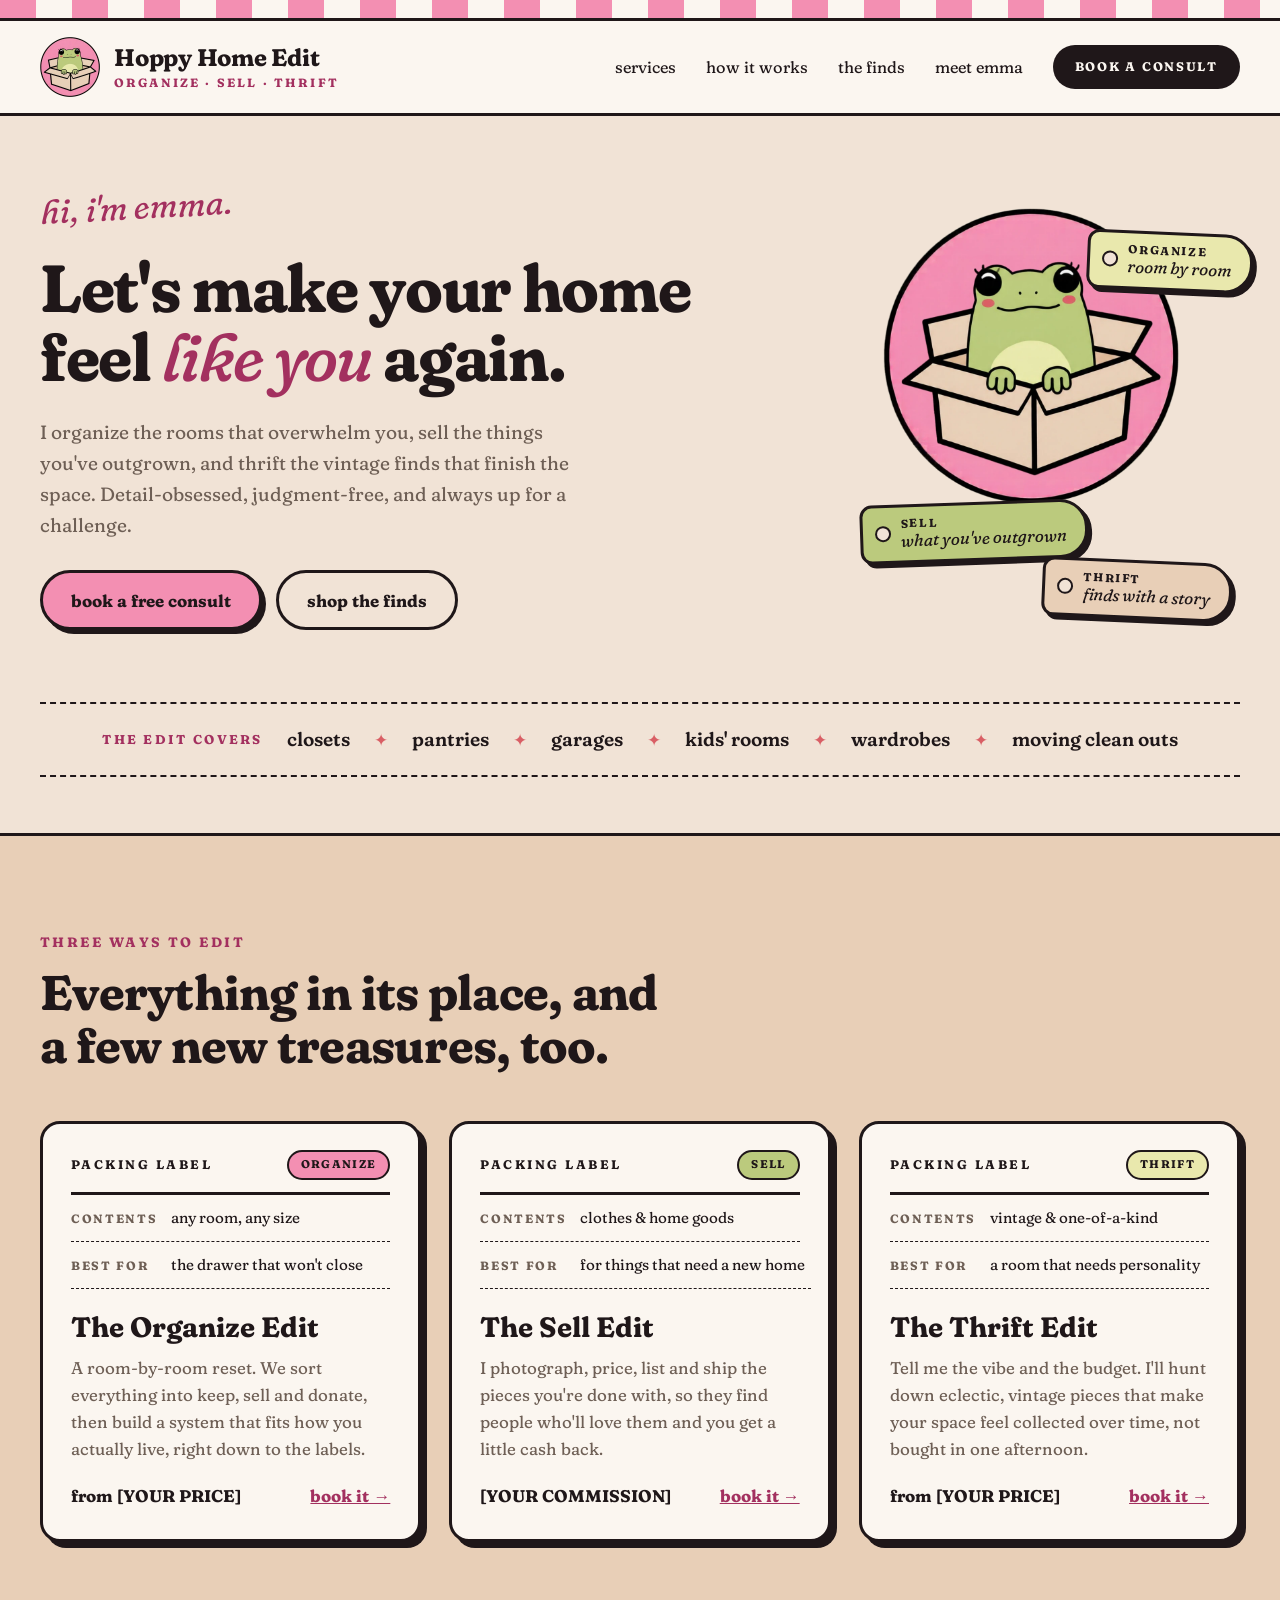
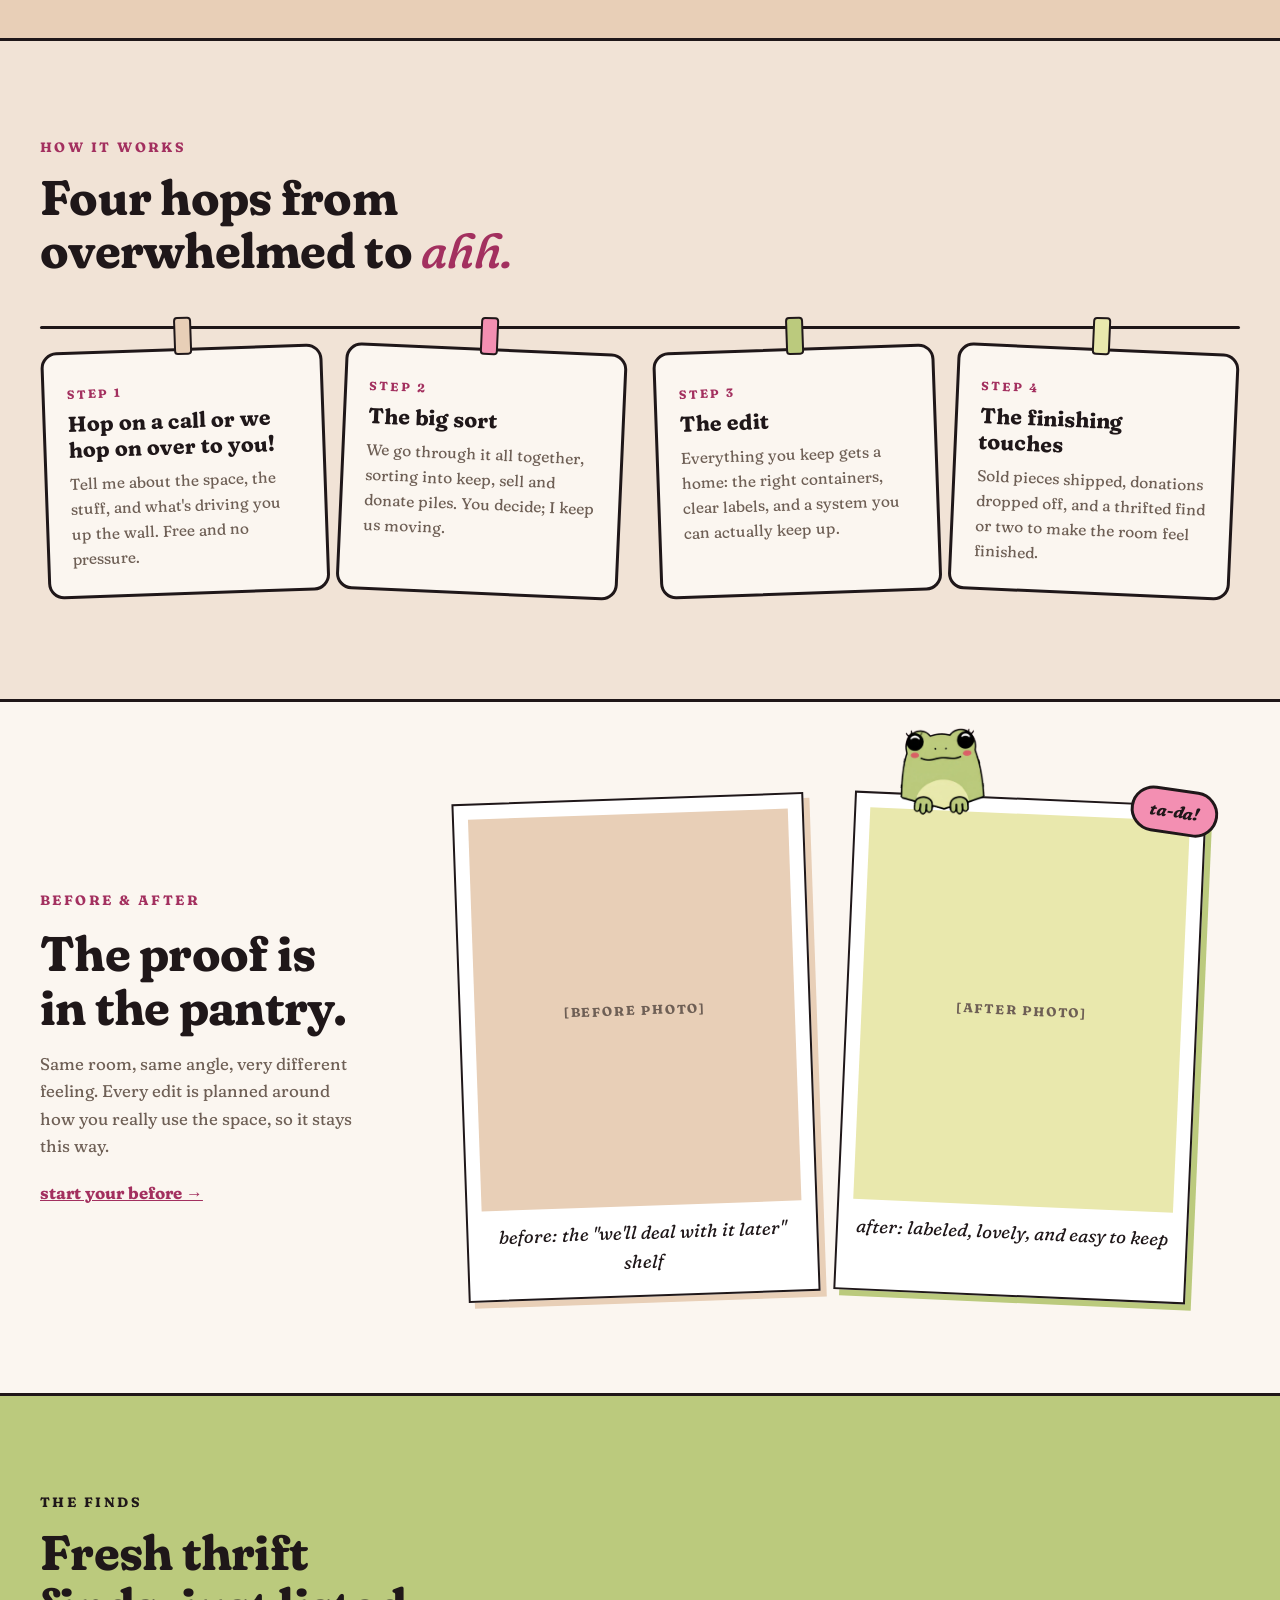
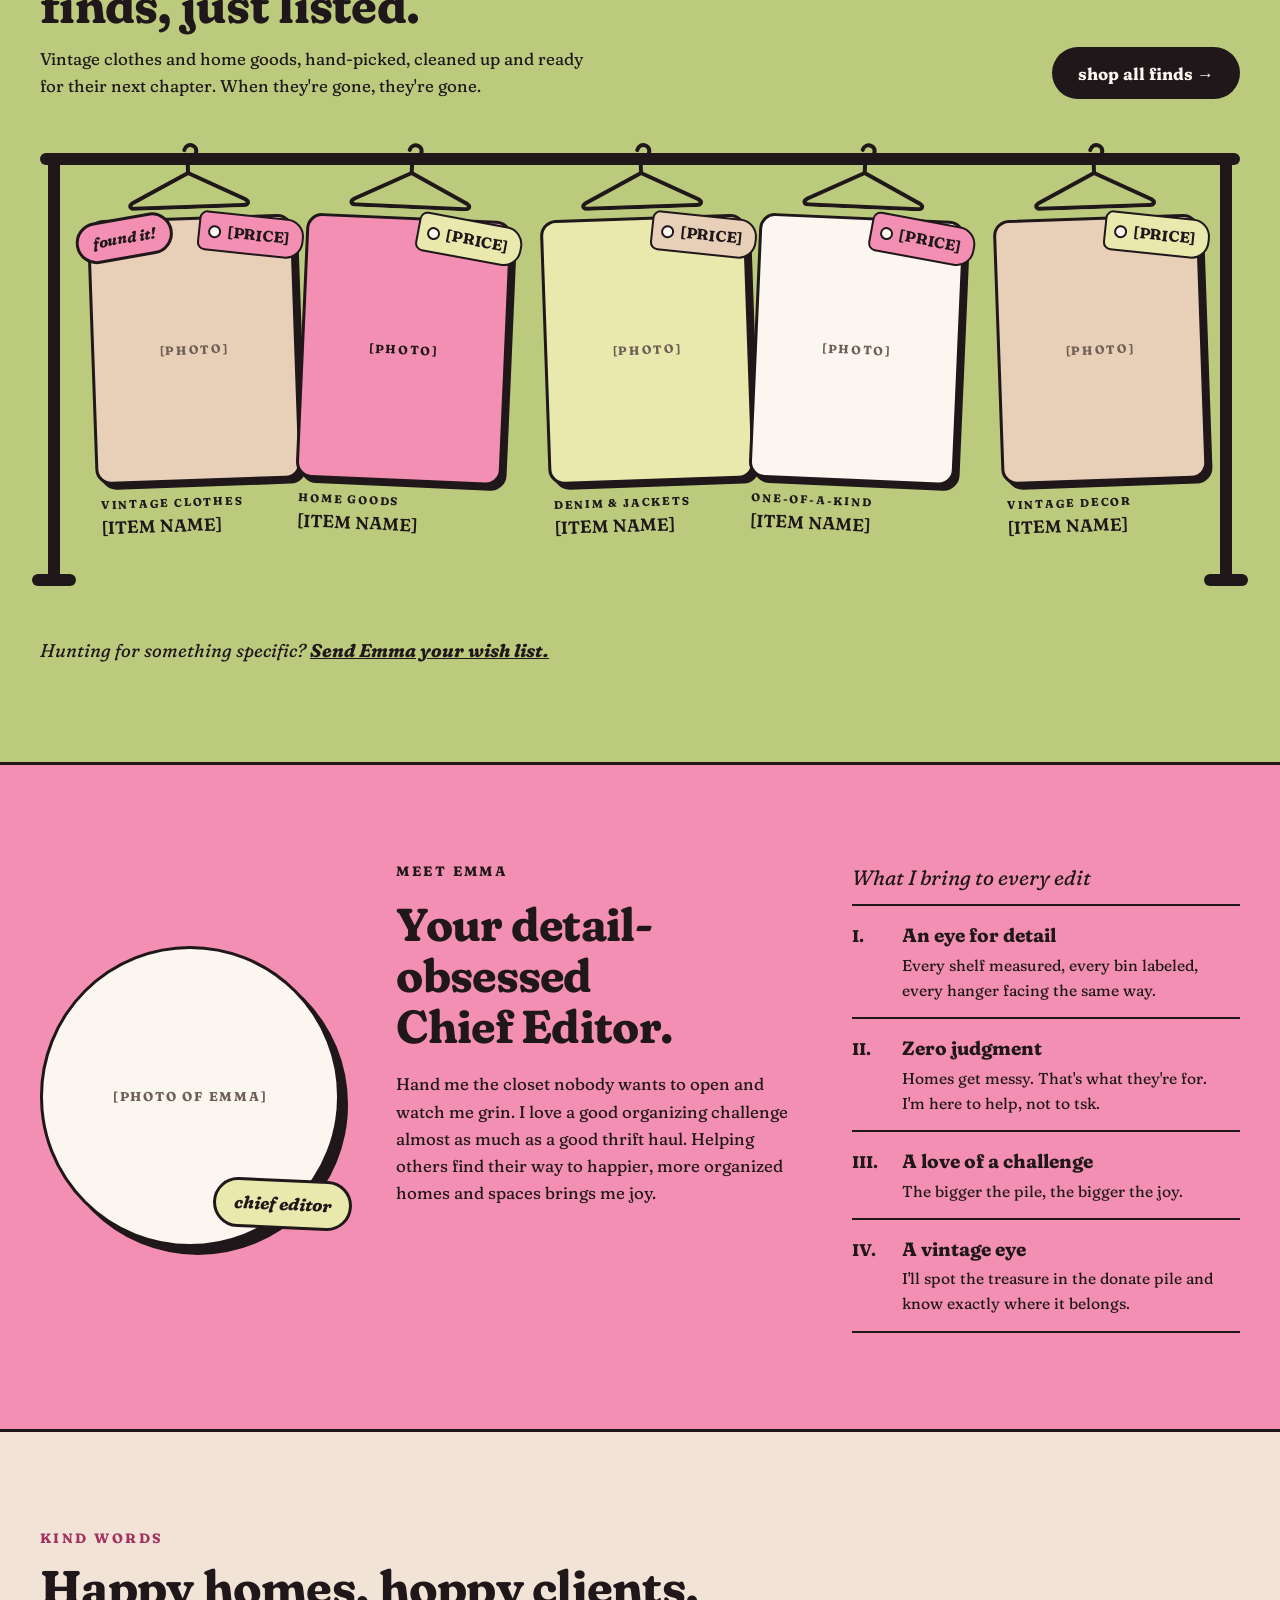
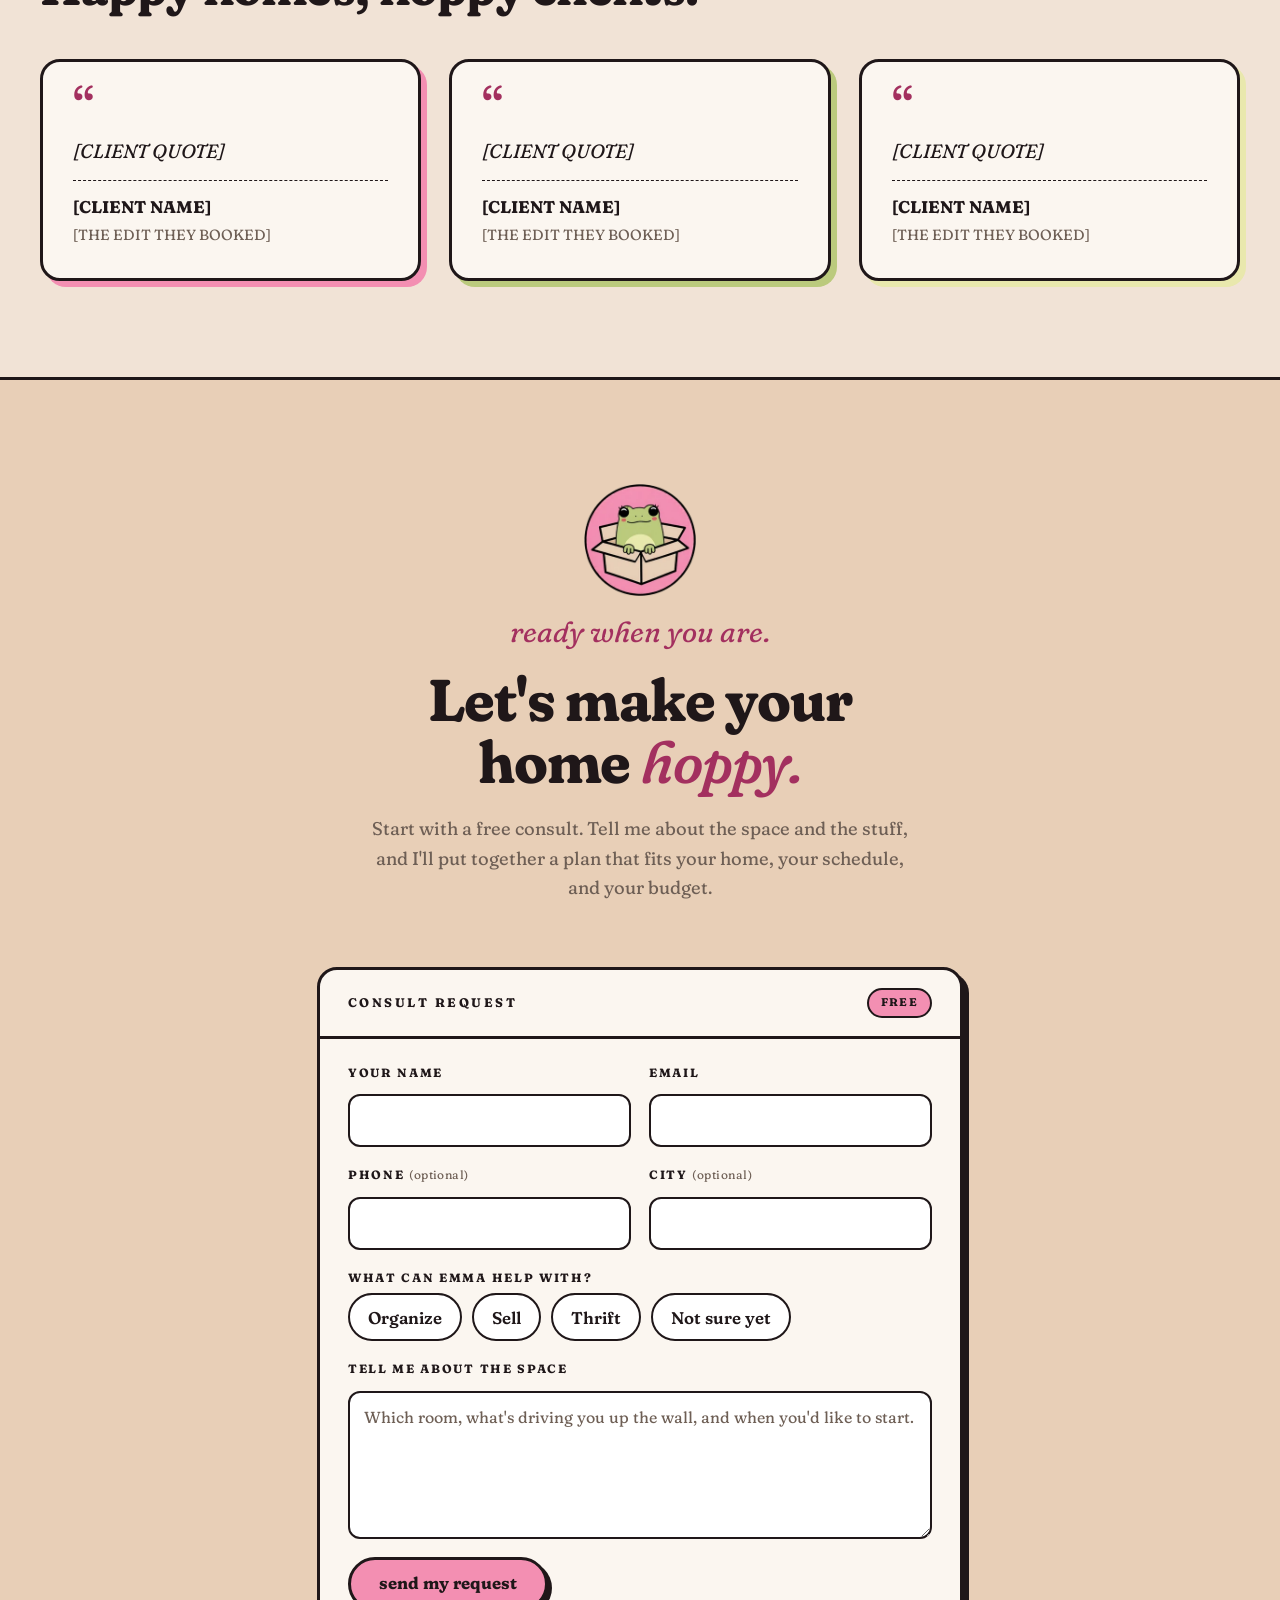
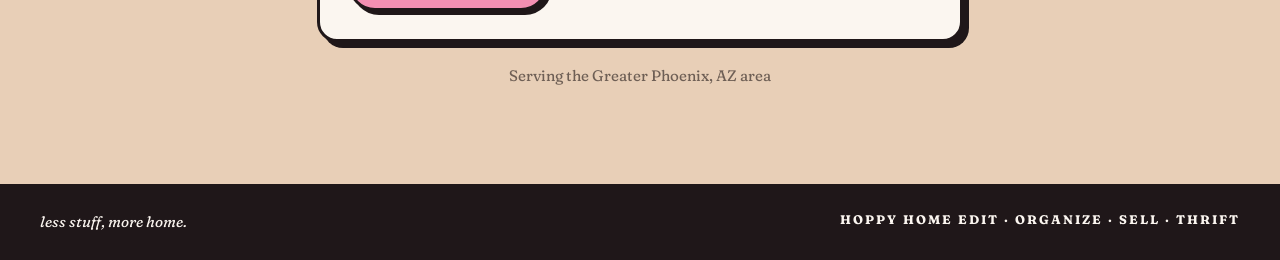
<file: index.html>
<!doctype html>
<html lang="en">
<head>
<meta charset="utf-8">
<meta name="viewport" content="width=device-width, initial-scale=1">
<title>Hoppy Home Edit · Organize, sell & thrift in Greater Phoenix</title>
<meta name="description" content="Emma organizes the rooms that overwhelm you, sells what you've outgrown, and thrifts vintage finds that make your home feel like you. Serving the Greater Phoenix, AZ area.">
<meta name="theme-color" content="#F38FB2">
<link rel="icon" type="image/png" href="/assets/favicon.png">
<link rel="apple-touch-icon" href="/assets/apple-touch-icon.png">
<meta property="og:type" content="website">
<meta property="og:title" content="Hoppy Home Edit">
<meta property="og:description" content="Organize · Sell · Thrift. Less stuff, more home.">
<meta property="og:image" content="/assets/og-image.png">
<meta name="twitter:card" content="summary_large_image">
<link rel="preconnect" href="https://fonts.googleapis.com">
<link rel="stylesheet" href="https://fonts.googleapis.com/css2?family=Fraunces:ital,opsz,wght,SOFT,WONK@0,9..144,300..900,0..100,0..1;1,9..144,300..900,0..100,0..1&amp;display=swap">
<style>
body{margin:0;background:#F1E3D6}
body *{font-variation-settings:"SOFT" 100}
a{color:#A3305F}a:hover{color:#1F1719}
</style>
<link rel="stylesheet" href="/site.css">
</head>
<body>
<div style="font-family: 'Fraunces', Georgia, serif; color: #1F1719; background: #F1E3D6; line-height: 1.6; font-size: 1.06rem">

<!-- AWNING -->
<div aria-hidden="true" style="height: 18px; background: repeating-linear-gradient(90deg, #F38FB2 0 36px, #FBF6F0 36px 72px); border-bottom: 3px solid #1F1719"></div>

<!-- SHOP SIGN / NAV -->
<header style="background: #FBF6F0; border-bottom: 3px solid #1F1719">
<div style="max-width: 1200px; margin: 0 auto; padding: 16px 24px; display: flex; flex-wrap: wrap; align-items: center; justify-content: space-between; gap: 16px">
<a href="#top" style="display: flex; align-items: center; gap: 14px; text-decoration: none; color: #1F1719">
<img src="/assets/logo-small.webp" alt="" style="width: 60px; height: 60px">
<span style="display: flex; flex-direction: column; line-height: 1.1; gap: 4px"><span style="font-size: 1.5rem; font-weight: 700; letter-spacing: -0.01em">Hoppy Home Edit</span><span style="font-size: 0.75rem; font-weight: 700; letter-spacing: 0.18em; color: #A3305F">ORGANIZE · SELL · THRIFT</span></span>
</a>
<nav aria-label="Main" style="display: flex; flex-wrap: wrap; align-items: center; gap: 4px 30px; font-size: 1.02rem">
<a href="#services" style="color: #1F1719; text-decoration: none; padding: 10px 0">services</a>
<a href="#how" style="color: #1F1719; text-decoration: none; padding: 10px 0">how it works</a>
<a href="#finds" style="color: #1F1719; text-decoration: none; padding: 10px 0">the finds</a>
<a href="#about" style="color: #1F1719; text-decoration: none; padding: 10px 0">meet emma</a>
<a href="#book" style="display: inline-flex; align-items: center; min-height: 44px; padding: 0 22px; border-radius: 999px; background: #1F1719; color: #FBF6F0; text-decoration: none; font-size: 0.78rem; font-weight: 700; letter-spacing: 0.14em">BOOK A CONSULT</a>
</nav>
</div>
</header>

<!-- HERO -->
<section id="top" style="max-width: 1200px; margin: 0 auto; padding: 80px 24px 72px; display: flex; flex-wrap: wrap; align-items: center; gap: 56px">
<div style="flex: 999 1 500px; min-width: 0; display: flex; flex-direction: column; gap: 24px">
<p style="margin: 0; font-style: italic; font-size: 2.1rem; line-height: 1; color: #A3305F; transform: rotate(-3deg); transform-origin: left">hi, i'm emma.</p>
<h1 style="margin: 0; font-weight: 700; font-size: clamp(2.5rem, 5.2vw, 4.3rem); line-height: 1.05; letter-spacing: -0.02em; text-wrap: balance; font-variation-settings: 'SOFT' 100, 'WONK' 1">Let's make your home feel <em style="font-style: italic; font-weight: 500; color: #A3305F">like you</em> again.</h1>
<p style="margin: 0; max-width: 34rem; font-size: 1.2rem; color: #6E5F55">I organize the rooms that overwhelm you, sell the things you've outgrown, and thrift the vintage finds that finish the space. Detail-obsessed, judgment-free, and always up for a challenge.</p>
<div style="display: flex; flex-wrap: wrap; gap: 14px; padding-top: 6px">
<a href="#book" style="display: inline-flex; align-items: center; min-height: 54px; padding: 0 28px; border-radius: 999px; background: #F38FB2; color: #1F1719; border: 3px solid #1F1719; box-shadow: 4px 4px 0 #1F1719; text-decoration: none; font-weight: 700">book a free consult</a>
<a href="#finds" style="display: inline-flex; align-items: center; min-height: 54px; padding: 0 28px; border-radius: 999px; border: 3px solid #1F1719; color: #1F1719; text-decoration: none; font-weight: 700">shop the finds</a>
</div>
</div>

<!-- Logo with hanging price tags -->
<div style="flex: 1 1 380px; min-width: 0; display: flex; justify-content: center">
<div style="position: relative; width: 100%; max-width: 440px; aspect-ratio: 1 / 1.08">
<img src="/assets/logo.webp" alt="Hoppy Home Edit logo: a smiling frog peeking out of a cardboard box" style="position: absolute; left: 6%; top: 0; width: 78%; max-width: 100%">
<div style="position: absolute; right: -13px; top: 24px; transform: rotate(2.5deg); display: flex; align-items: center; gap: 10px; background: #E9E8AD; border: 3px solid #1F1719; border-radius: 12px 28px 28px 12px; padding: 10px 18px 10px 12px; box-shadow: 4px 4px 0 #1F1719">
<span aria-hidden="true" style="width: 12px; height: 12px; border-radius: 50%; border: 2.5px solid #1F1719; background: #F1E3D6"></span>
<span style="display: flex; flex-direction: column; line-height: 1.15"><span style="font-size: 0.72rem; font-weight: 700; letter-spacing: 0.14em">ORGANIZE</span><span style="font-style: italic">room by room</span></span>
</div>
<div style="position: absolute; left: 0; bottom: 14%; transform: rotate(-2deg); display: flex; align-items: center; gap: 10px; background: #BBCA7D; border: 3px solid #1F1719; border-radius: 12px 28px 28px 12px; padding: 10px 18px 10px 12px; box-shadow: 4px 4px 0 #1F1719">
<span aria-hidden="true" style="width: 12px; height: 12px; border-radius: 50%; border: 2.5px solid #1F1719; background: #F1E3D6"></span>
<span style="display: flex; flex-direction: column; line-height: 1.15"><span style="font-size: 0.72rem; font-weight: 700; letter-spacing: 0.14em">SELL</span><span style="font-style: italic">what you've outgrown</span></span>
</div>
<div style="position: absolute; right: 2%; bottom: 0; transform: rotate(2.5deg); display: flex; align-items: center; gap: 10px; background: #E8CFB7; border: 3px solid #1F1719; border-radius: 12px 28px 28px 12px; padding: 10px 18px 10px 12px; box-shadow: 4px 4px 0 #1F1719">
<span aria-hidden="true" style="width: 12px; height: 12px; border-radius: 50%; border: 2.5px solid #1F1719; background: #F1E3D6"></span>
<span style="display: flex; flex-direction: column; line-height: 1.15"><span style="font-size: 0.72rem; font-weight: 700; letter-spacing: 0.14em">THRIFT</span><span style="font-style: italic">finds with a story</span></span>
</div>
</div>
</div>
</section>

<!-- WHAT WE TACKLE STRIP -->
<div style="max-width: 1200px; margin: 0 auto; padding: 0 24px 56px">
<div style="display: flex; flex-wrap: wrap; align-items: center; justify-content: center; gap: 10px 24px; padding: 20px 24px; border-top: 2px dashed #1F1719; border-bottom: 2px dashed #1F1719; text-align: center"><span style="font-weight: 700; font-size: 0.8rem; letter-spacing: 0.18em; color: rgb(163, 48, 95)">THE EDIT COVERS</span><span style="font-size: 1.2rem; font-weight: 600">closets</span><span aria-hidden="true" style="color: rgb(217, 95, 101)">✦</span><span style="font-size: 1.2rem; font-weight: 600">pantries</span><span aria-hidden="true" style="color: rgb(217, 95, 101)">✦</span><span style="font-size: 1.2rem; font-weight: 600">garages</span><span aria-hidden="true" style="color: rgb(217, 95, 101)">✦</span><span style="font-size: 1.2rem; font-weight: 600">kids' rooms</span><span aria-hidden="true" style="color: rgb(217, 95, 101)">✦</span><span style="font-size: 1.2rem; font-weight: 600">wardrobes</span><span aria-hidden="true" style="color: rgb(217, 95, 101)">✦</span><span style="font-size: 1.2rem; font-weight: 600">moving clean outs</span></div>
</div>

<!-- SERVICES: PACKING LABELS -->
<section id="services" style="background: #E8CFB7; border-top: 3px solid #1F1719; border-bottom: 3px solid #1F1719">
<div style="max-width: 1200px; margin: 0 auto; padding: 96px 24px; display: flex; flex-direction: column; gap: 48px">
<div style="display: flex; flex-direction: column; gap: 12px; max-width: 44rem">
<p style="margin: 0; font-weight: 700; font-size: 0.85rem; letter-spacing: 0.18em; color: #A3305F">THREE WAYS TO EDIT</p>
<h2 style="margin: 0; font-weight: 700; font-size: clamp(2rem, 3.8vw, 3.1rem); line-height: 1.1; letter-spacing: -0.015em; text-wrap: balance">Everything in its place, and a few new treasures, too.</h2>
</div>
<div style="display: grid; grid-template-columns: repeat(auto-fit, minmax(min(100%, 330px), 1fr)); gap: 28px">

<article style="background: #FBF6F0; border: 3px solid #1F1719; border-radius: 20px; padding: 26px 28px 30px; display: flex; flex-direction: column; box-shadow: 6px 6px 0 #1F1719">
<div style="display: flex; justify-content: space-between; align-items: center; padding-bottom: 12px; border-bottom: 3px solid #1F1719">
<span style="font-weight: 700; letter-spacing: 0.2em; font-size: 0.78rem">PACKING LABEL</span>
<span aria-hidden="true" style="display: inline-flex; align-items: center; min-height: 26px; padding: 0 12px; border-radius: 999px; background: #F38FB2; border: 2px solid #1F1719; font-size: 0.7rem; font-weight: 700; letter-spacing: 0.12em">ORGANIZE</span>
</div>
<div style="display: flex; gap: 12px; padding: 11px 0; border-bottom: 1.5px dashed #1F1719; font-size: 0.95rem"><span style="width: 88px; flex: none; font-weight: 700; font-size: 0.75rem; letter-spacing: 0.14em; padding-top: 3px; color: #6E5F55">CONTENTS</span><span>any room, any size</span></div>
<div style="display: flex; gap: 12px; padding: 11px 0; border-bottom: 1.5px dashed #1F1719; font-size: 0.95rem"><span style="width: 88px; flex: none; font-weight: 700; font-size: 0.75rem; letter-spacing: 0.14em; padding-top: 3px; color: #6E5F55">BEST FOR</span><span>the drawer that won't close</span></div>
<h3 style="margin: 22px 0 10px; font-weight: 700; font-size: 1.75rem; line-height: 1.15">The Organize Edit</h3>
<p style="margin: 0 0 20px; color: #6E5F55">A room-by-room reset. We sort everything into keep, sell and donate, then build a system that fits how you actually live, right down to the labels.</p>
<div style="margin-top: auto; display: flex; flex-wrap: wrap; justify-content: space-between; align-items: center; gap: 12px"><span style="font-weight: 700">from [YOUR PRICE]</span><a href="#book" style="font-weight: 700">book it →</a></div>
</article>

<article style="background: #FBF6F0; border: 3px solid #1F1719; border-radius: 20px; padding: 26px 28px 30px; display: flex; flex-direction: column; box-shadow: 6px 6px 0 #1F1719">
<div style="display: flex; justify-content: space-between; align-items: center; padding-bottom: 12px; border-bottom: 3px solid #1F1719">
<span style="font-weight: 700; letter-spacing: 0.2em; font-size: 0.78rem">PACKING LABEL</span>
<span aria-hidden="true" style="display: inline-flex; align-items: center; min-height: 26px; padding: 0 12px; border-radius: 999px; background: #BBCA7D; border: 2px solid #1F1719; font-size: 0.7rem; font-weight: 700; letter-spacing: 0.12em">SELL</span>
</div>
<div style="display: flex; gap: 12px; padding: 11px 0; border-bottom: 1.5px dashed #1F1719; font-size: 0.95rem"><span style="width: 88px; flex: none; font-weight: 700; font-size: 0.75rem; letter-spacing: 0.14em; padding-top: 3px; color: #6E5F55">CONTENTS</span><span>clothes &amp; home goods</span></div>
<div style="display: flex; gap: 12px; padding: 11px 0; border-bottom: 1.5px dashed #1F1719; font-size: 0.95rem; width: 331px"><span style="width: 88px; flex: 0 0 auto; font-weight: 700; font-size: 0.75rem; letter-spacing: 0.14em; padding-top: 3px; color: rgb(110, 95, 85)">BEST FOR</span><span>for things that need a new home</span></div>
<h3 style="margin: 22px 0 10px; font-weight: 700; font-size: 1.75rem; line-height: 1.15">The Sell Edit</h3>
<p style="margin: 0 0 20px; color: #6E5F55">I photograph, price, list and ship the pieces you're done with, so they find people who'll love them and you get a little cash back.</p>
<div style="margin-top: auto; display: flex; flex-wrap: wrap; justify-content: space-between; align-items: center; gap: 12px"><span style="font-weight: 700">[YOUR COMMISSION]</span><a href="#book" style="font-weight: 700">book it →</a></div>
</article>

<article style="background: #FBF6F0; border: 3px solid #1F1719; border-radius: 20px; padding: 26px 28px 30px; display: flex; flex-direction: column; box-shadow: 6px 6px 0 #1F1719">
<div style="display: flex; justify-content: space-between; align-items: center; padding-bottom: 12px; border-bottom: 3px solid #1F1719">
<span style="font-weight: 700; letter-spacing: 0.2em; font-size: 0.78rem">PACKING LABEL</span>
<span aria-hidden="true" style="display: inline-flex; align-items: center; min-height: 26px; padding: 0 12px; border-radius: 999px; background: #E9E8AD; border: 2px solid #1F1719; font-size: 0.7rem; font-weight: 700; letter-spacing: 0.12em">THRIFT</span>
</div>
<div style="display: flex; gap: 12px; padding: 11px 0; border-bottom: 1.5px dashed #1F1719; font-size: 0.95rem"><span style="width: 88px; flex: none; font-weight: 700; font-size: 0.75rem; letter-spacing: 0.14em; padding-top: 3px; color: #6E5F55">CONTENTS</span><span>vintage &amp; one-of-a-kind</span></div>
<div style="display: flex; gap: 12px; padding: 11px 0; border-bottom: 1.5px dashed #1F1719; font-size: 0.95rem"><span style="width: 88px; flex: none; font-weight: 700; font-size: 0.75rem; letter-spacing: 0.14em; padding-top: 3px; color: #6E5F55">BEST FOR</span><span>a room that needs personality</span></div>
<h3 style="margin: 22px 0 10px; font-weight: 700; font-size: 1.75rem; line-height: 1.15">The Thrift Edit</h3>
<p style="margin: 0 0 20px; color: #6E5F55">Tell me the vibe and the budget. I'll hunt down eclectic, vintage pieces that make your space feel collected over time, not bought in one afternoon.</p>
<div style="margin-top: auto; display: flex; flex-wrap: wrap; justify-content: space-between; align-items: center; gap: 12px"><span style="font-weight: 700">from [YOUR PRICE]</span><a href="#book" style="font-weight: 700">book it →</a></div>
</article>

</div>
</div>
</section>

<!-- HOW IT WORKS: CLOTHESLINE -->
<section id="how" style="max-width: 1200px; margin: 0 auto; padding: 96px 24px 104px; display: flex; flex-direction: column; gap: 40px; position: relative">
<div style="display: flex; flex-direction: column; gap: 12px; max-width: 44rem">
<p style="margin: 0; font-weight: 700; font-size: 0.85rem; letter-spacing: 0.18em; color: #A3305F">HOW IT WORKS</p>
<h2 style="margin: 0; font-weight: 700; font-size: clamp(2rem, 3.8vw, 3.1rem); line-height: 1.1; letter-spacing: -0.015em; text-wrap: balance">Four hops from overwhelmed to <em style="font-style: italic; font-weight: 500; color: #A3305F">ahh.</em></h2>
</div>
<div style="position: relative; padding-top: 22px; margin-top: 8px">
<div aria-hidden="true" style="position: absolute; left: 0; right: 0; top: 0; height: 3px; background: #1F1719; border-radius: 3px"></div>

<div style="display: grid; grid-template-columns: repeat(auto-fit, minmax(min(100%, 240px), 1fr)); gap: 24px">

<div style="position: relative; transform: rotate(-2deg); transform-origin: top center; background: #FBF6F0; border: 3px solid #1F1719; border-radius: 16px; padding: 30px 22px 24px; display: flex; flex-direction: column; gap: 8px">
<span aria-hidden="true" style="position: absolute; top: -34px; left: 50%; width: 14px; height: 34px; margin-left: -7px; background: #E8CFB7; border: 2.5px solid #1F1719; border-radius: 4px"></span>
<span style="font-weight: 700; font-size: 0.75rem; letter-spacing: 0.18em; color: #A3305F">STEP 1</span>
<h3 style="margin: 0; font-weight: 700; font-size: 1.35rem; line-height: 1.2">Hop on a call or we hop on over to you!</h3>
<p style="margin: 0; color: #6E5F55; font-size: 0.98rem">Tell me about the space, the stuff, and what's driving you up the wall. Free and no pressure.</p>
</div>

<div style="position: relative; transform: rotate(2.5deg); transform-origin: top center; background: #FBF6F0; border: 3px solid #1F1719; border-radius: 16px; padding: 30px 22px 24px; display: flex; flex-direction: column; gap: 8px">
<span aria-hidden="true" style="position: absolute; top: -34px; left: 50%; width: 14px; height: 34px; margin-left: -7px; background: #F38FB2; border: 2.5px solid #1F1719; border-radius: 4px"></span>
<span style="font-weight: 700; font-size: 0.75rem; letter-spacing: 0.18em; color: #A3305F">STEP 2</span>
<h3 style="margin: 0; font-weight: 700; font-size: 1.35rem; line-height: 1.2">The big sort</h3>
<p style="margin: 0; color: #6E5F55; font-size: 0.98rem">We go through it all together, sorting into keep, sell and donate piles. You decide; I keep us moving.</p>
</div>

<div style="position: relative; transform: rotate(-2deg); transform-origin: top center; background: #FBF6F0; border: 3px solid #1F1719; border-radius: 16px; padding: 30px 22px 24px; display: flex; flex-direction: column; gap: 8px">
<span aria-hidden="true" style="position: absolute; top: -34px; left: 50%; width: 14px; height: 34px; margin-left: -7px; background: #BBCA7D; border: 2.5px solid #1F1719; border-radius: 4px"></span>
<span style="font-weight: 700; font-size: 0.75rem; letter-spacing: 0.18em; color: #A3305F">STEP 3</span>
<h3 style="margin: 0; font-weight: 700; font-size: 1.35rem; line-height: 1.2">The edit</h3>
<p style="margin: 0; color: #6E5F55; font-size: 0.98rem">Everything you keep gets a home: the right containers, clear labels, and a system you can actually keep up.</p>
</div>

<div style="position: relative; transform: rotate(2.5deg); transform-origin: top center; background: #FBF6F0; border: 3px solid #1F1719; border-radius: 16px; padding: 30px 22px 24px; display: flex; flex-direction: column; gap: 8px">
<span aria-hidden="true" style="position: absolute; top: -34px; left: 50%; width: 14px; height: 34px; margin-left: -7px; background: #E9E8AD; border: 2.5px solid #1F1719; border-radius: 4px"></span>
<span style="font-weight: 700; font-size: 0.75rem; letter-spacing: 0.18em; color: #A3305F">STEP 4</span>
<h3 style="margin: 0; font-weight: 700; font-size: 1.35rem; line-height: 1.2">The finishing touches</h3>
<p style="margin: 0; color: #6E5F55; font-size: 0.98rem">Sold pieces shipped, donations dropped off, and a thrifted find or two to make the room feel finished.</p>
</div>

</div>
</div>
</section>

<!-- BEFORE & AFTER -->
<section style="background: #FBF6F0; border-top: 3px solid #1F1719; border-bottom: 3px solid #1F1719">
<div style="max-width: 1200px; margin: 0 auto; padding: 96px 24px; display: flex; flex-wrap: wrap; align-items: center; gap: 56px; position: relative">
<div style="flex: 1 1 320px; min-width: 0; display: flex; flex-direction: column; gap: 16px">
<p style="margin: 0; font-weight: 700; font-size: 0.85rem; letter-spacing: 0.18em; color: #A3305F">BEFORE &amp; AFTER</p>
<h2 style="margin: 0; font-weight: 700; font-size: clamp(2rem, 3.8vw, 3.1rem); line-height: 1.1; letter-spacing: -0.015em; text-wrap: balance">The proof is in the pantry.</h2>
<p style="margin: 0; color: #6E5F55; max-width: 30rem">Same room, same angle, very different feeling. Every edit is planned around how you really use the space, so it stays this way.</p>
<a href="#book" style="font-weight: 700; padding-top: 4px">start your before →</a>
</div>
<div style="flex: 999 1 560px; min-width: 0; display: flex; flex-wrap: wrap; justify-content: center; gap: 32px">
<figure style="margin: 0; flex: 1 1 240px; max-width: 320px; transform: rotate(-2deg); background: #FFFFFF; border: 2px solid #1F1719; padding: 14px 14px 18px; box-shadow: 6px 6px 0 #E8CFB7; display: flex; flex-direction: column; gap: 12px">
<div style="aspect-ratio: 4 / 5; max-width: 100%; background: #E8CFB7; display: flex; align-items: center; justify-content: center; text-align: center; padding: 16px; font-weight: 700; font-size: 0.8rem; letter-spacing: 0.14em; color: #6E5F55">[BEFORE PHOTO]</div>
<figcaption style="font-style: italic; font-size: 1.15rem; text-align: center">before: the "we'll deal with it later" shelf</figcaption>
</figure>
<figure style="margin: 0; flex: 1 1 240px; max-width: 320px; transform: rotate(2.5deg); background: #FFFFFF; border: 2px solid #1F1719; padding: 14px 14px 18px; box-shadow: 6px 6px 0 #BBCA7D; display: flex; flex-direction: column; gap: 12px; position: relative">
<span style="position: absolute; top: -18px; right: -14px; z-index: 1; transform: rotate(6deg); display: inline-flex; align-items: center; min-height: 40px; padding: 0 16px; border-radius: 999px; background: #F38FB2; border: 3px solid #1F1719; font-weight: 700; font-style: italic; font-size: 1.05rem">ta-da!</span>
<div style="aspect-ratio: 4 / 5; max-width: 100%; background: #E9E8AD; display: flex; align-items: center; justify-content: center; text-align: center; padding: 16px; font-weight: 700; font-size: 0.8rem; letter-spacing: 0.14em; color: #6E5F55">[AFTER PHOTO]</div>
<figcaption style="font-style: italic; font-size: 1.15rem; text-align: center">after: labeled, lovely, and easy to keep</figcaption>
</figure>
</div>
<img src="/assets/frog.webp" alt="The Hoppy Home Edit frog hanging on the clothesline" style="position: absolute; top: 26px; left: 884px; z-index: 2; width: 85px; height: 87px; transform-origin: bottom center"></div>
</section>

<!-- THRIFT FINDS -->
<section id="finds" style="background: #BBCA7D; border-bottom: 3px solid #1F1719">
<div style="max-width: 1200px; margin: 0 auto; padding: 96px 24px; display: flex; flex-direction: column; gap: 44px">
<div style="display: flex; flex-wrap: wrap; justify-content: space-between; align-items: flex-end; gap: 20px">
<div style="display: flex; flex-direction: column; gap: 12px; max-width: 40rem">
<p style="margin: 0; font-weight: 700; font-size: 0.85rem; letter-spacing: 0.18em">THE FINDS</p>
<h2 style="margin: 0; font-weight: 700; font-size: clamp(2rem, 3.8vw, 3.1rem); line-height: 1.1; letter-spacing: -0.015em; text-wrap: balance">Fresh thrift finds, just listed.</h2>
<p style="margin: 0; max-width: 34rem">Vintage clothes and home goods, hand-picked, cleaned up and ready for their next chapter. When they're gone, they're gone.</p>
</div>
<a href="#" style="display: inline-flex; align-items: center; min-height: 52px; padding: 0 26px; border-radius: 999px; background: #1F1719; color: #FBF6F0; text-decoration: none; font-weight: 700">shop all finds →</a>
</div>
<!-- Thrift rack: rail, posts and hangers -->
<div style="position: relative; padding: 0 28px 56px">
<div aria-hidden="true" style="position: absolute; left: 0; right: 0; top: 10px; height: 12px; background: #1F1719; border-radius: 999px"></div>
<div aria-hidden="true" style="position: absolute; left: 8px; top: 10px; bottom: 12px; width: 12px; background: #1F1719; border-radius: 999px"></div>
<div aria-hidden="true" style="position: absolute; right: 8px; top: 10px; bottom: 12px; width: 12px; background: #1F1719; border-radius: 999px"></div>
<div aria-hidden="true" style="position: absolute; left: -8px; bottom: 6px; width: 44px; height: 12px; background: #1F1719; border-radius: 999px"></div>
<div aria-hidden="true" style="position: absolute; right: -8px; bottom: 6px; width: 44px; height: 12px; background: #1F1719; border-radius: 999px"></div>
<div style="position: relative; display: grid; grid-template-columns: repeat(auto-fit, minmax(min(100%, 170px), 1fr)); gap: 40px 20px; padding: 0 16px">

<article style="position: relative; transform: rotate(-2deg); transform-origin: top center; display: flex; flex-direction: column; gap: 12px">
<svg aria-hidden="true" width="132" height="66" viewBox="0 0 132 66" fill="none" stroke="#1F1719" stroke-width="4" stroke-linecap="round" stroke-linejoin="round" style="display: block; margin: 0 auto -4px"><path d="M66 30V22c0-4 3-6 6-8c4-3 4-9 0-11c-4-2-8 0-9 4"></path><path d="M66 30L10 58c-5 3-3 6 2 6h108c5 0 7-3 2-6z"></path></svg>
<span style="position: absolute; top: 72px; left: -12px; z-index: 2; transform: rotate(-8deg); display: inline-flex; align-items: center; min-height: 36px; padding: 0 14px; border-radius: 999px; background: #F38FB2; border: 3px solid #1F1719; font-weight: 700; font-style: italic; font-size: 0.95rem">found it!</span>
<div style="position: relative">
<div style="aspect-ratio: 3 / 4; max-width: 100%; border-radius: 16px; background: #E8CFB7; border: 3px solid #1F1719; box-shadow: 5px 5px 0 #1F1719; display: flex; align-items: center; justify-content: center; text-align: center; padding: 12px; font-weight: 700; font-size: 0.75rem; letter-spacing: 0.14em; color: #6E5F55">[PHOTO]</div>
<div style="position: absolute; right: -14px; top: -7px; transform: rotate(8deg); transform-origin: top left; display: flex; align-items: center; gap: 6px; background: #F38FB2; border: 2.5px solid #1F1719; border-radius: 8px 18px 18px 8px; padding: 6px 12px 6px 8px">
<span aria-hidden="true" style="width: 9px; height: 9px; border-radius: 50%; border: 2px solid #1F1719; background: #FBF6F0"></span>
<span style="font-weight: 700; font-size: 0.95rem; color: #1F1719">[PRICE]</span>
</div>
</div>
<div style="display: flex; flex-direction: column; gap: 2px; padding: 0 4px">
<span style="font-weight: 700; font-size: 0.7rem; letter-spacing: 0.16em; color: #1F1719">VINTAGE CLOTHES</span>
<h3 style="margin: 0; font-size: 1.1rem; font-weight: 600; line-height: 1.25">[ITEM NAME]</h3>
</div>
</article>

<article style="position: relative; transform: rotate(2.5deg); transform-origin: top center; display: flex; flex-direction: column; gap: 12px">
<svg aria-hidden="true" width="132" height="66" viewBox="0 0 132 66" fill="none" stroke="#1F1719" stroke-width="4" stroke-linecap="round" stroke-linejoin="round" style="display: block; margin: 0 auto -4px"><path d="M66 30V22c0-4 3-6 6-8c4-3 4-9 0-11c-4-2-8 0-9 4"></path><path d="M66 30L10 58c-5 3-3 6 2 6h108c5 0 7-3 2-6z"></path></svg>
<div style="position: relative">
<div style="aspect-ratio: 3 / 4; max-width: 100%; border-radius: 16px; background: #F38FB2; border: 3px solid #1F1719; box-shadow: 5px 5px 0 #1F1719; display: flex; align-items: center; justify-content: center; text-align: center; padding: 12px; font-weight: 700; font-size: 0.75rem; letter-spacing: 0.14em; color: #1F1719">[PHOTO]</div>
<div style="position: absolute; right: -14px; top: -7px; transform: rotate(8deg); transform-origin: top left; display: flex; align-items: center; gap: 6px; background: #E9E8AD; border: 2.5px solid #1F1719; border-radius: 8px 18px 18px 8px; padding: 6px 12px 6px 8px">
<span aria-hidden="true" style="width: 9px; height: 9px; border-radius: 50%; border: 2px solid #1F1719; background: #FBF6F0"></span>
<span style="font-weight: 700; font-size: 0.95rem; color: #1F1719">[PRICE]</span>
</div>
</div>
<div style="display: flex; flex-direction: column; gap: 2px; padding: 0 4px">
<span style="font-weight: 700; font-size: 0.7rem; letter-spacing: 0.16em; color: #1F1719">HOME GOODS</span>
<h3 style="margin: 0; font-size: 1.1rem; font-weight: 600; line-height: 1.25">[ITEM NAME]</h3>
</div>
</article>

<article style="position: relative; transform: rotate(-2deg); transform-origin: top center; display: flex; flex-direction: column; gap: 12px">
<svg aria-hidden="true" width="132" height="66" viewBox="0 0 132 66" fill="none" stroke="#1F1719" stroke-width="4" stroke-linecap="round" stroke-linejoin="round" style="display: block; margin: 0 auto -4px"><path d="M66 30V22c0-4 3-6 6-8c4-3 4-9 0-11c-4-2-8 0-9 4"></path><path d="M66 30L10 58c-5 3-3 6 2 6h108c5 0 7-3 2-6z"></path></svg>
<div style="position: relative">
<div style="aspect-ratio: 3 / 4; max-width: 100%; border-radius: 16px; background: #E9E8AD; border: 3px solid #1F1719; box-shadow: 5px 5px 0 #1F1719; display: flex; align-items: center; justify-content: center; text-align: center; padding: 12px; font-weight: 700; font-size: 0.75rem; letter-spacing: 0.14em; color: #6E5F55">[PHOTO]</div>
<div style="position: absolute; right: -14px; top: -7px; transform: rotate(8deg); transform-origin: top left; display: flex; align-items: center; gap: 6px; background: #E8CFB7; border: 2.5px solid #1F1719; border-radius: 8px 18px 18px 8px; padding: 6px 12px 6px 8px">
<span aria-hidden="true" style="width: 9px; height: 9px; border-radius: 50%; border: 2px solid #1F1719; background: #FBF6F0"></span>
<span style="font-weight: 700; font-size: 0.95rem; color: #1F1719">[PRICE]</span>
</div>
</div>
<div style="display: flex; flex-direction: column; gap: 2px; padding: 0 4px">
<span style="font-weight: 700; font-size: 0.7rem; letter-spacing: 0.16em; color: #1F1719">DENIM &amp; JACKETS</span>
<h3 style="margin: 0; font-size: 1.1rem; font-weight: 600; line-height: 1.25">[ITEM NAME]</h3>
</div>
</article>

<article style="position: relative; transform: rotate(2.5deg); transform-origin: top center; display: flex; flex-direction: column; gap: 12px">
<svg aria-hidden="true" width="132" height="66" viewBox="0 0 132 66" fill="none" stroke="#1F1719" stroke-width="4" stroke-linecap="round" stroke-linejoin="round" style="display: block; margin: 0 auto -4px"><path d="M66 30V22c0-4 3-6 6-8c4-3 4-9 0-11c-4-2-8 0-9 4"></path><path d="M66 30L10 58c-5 3-3 6 2 6h108c5 0 7-3 2-6z"></path></svg>
<div style="position: relative">
<div style="aspect-ratio: 3 / 4; max-width: 100%; border-radius: 16px; background: #FBF6F0; border: 3px solid #1F1719; box-shadow: 5px 5px 0 #1F1719; display: flex; align-items: center; justify-content: center; text-align: center; padding: 12px; font-weight: 700; font-size: 0.75rem; letter-spacing: 0.14em; color: #6E5F55">[PHOTO]</div>
<div style="position: absolute; right: -14px; top: -7px; transform: rotate(8deg); transform-origin: top left; display: flex; align-items: center; gap: 6px; background: #F38FB2; border: 2.5px solid #1F1719; border-radius: 8px 18px 18px 8px; padding: 6px 12px 6px 8px">
<span aria-hidden="true" style="width: 9px; height: 9px; border-radius: 50%; border: 2px solid #1F1719; background: #FBF6F0"></span>
<span style="font-weight: 700; font-size: 0.95rem; color: #1F1719">[PRICE]</span>
</div>
</div>
<div style="display: flex; flex-direction: column; gap: 2px; padding: 0 4px">
<span style="font-weight: 700; font-size: 0.7rem; letter-spacing: 0.16em; color: #1F1719">ONE-OF-A-KIND</span>
<h3 style="margin: 0; font-size: 1.1rem; font-weight: 600; line-height: 1.25">[ITEM NAME]</h3>
</div>
</article>

<article style="position: relative; transform: rotate(-2deg); transform-origin: top center; display: flex; flex-direction: column; gap: 12px">
<svg aria-hidden="true" width="132" height="66" viewBox="0 0 132 66" fill="none" stroke="#1F1719" stroke-width="4" stroke-linecap="round" stroke-linejoin="round" style="display: block; margin: 0 auto -4px"><path d="M66 30V22c0-4 3-6 6-8c4-3 4-9 0-11c-4-2-8 0-9 4"></path><path d="M66 30L10 58c-5 3-3 6 2 6h108c5 0 7-3 2-6z"></path></svg>
<div style="position: relative">
<div style="aspect-ratio: 3 / 4; max-width: 100%; border-radius: 16px; background: #E8CFB7; border: 3px solid #1F1719; box-shadow: 5px 5px 0 #1F1719; display: flex; align-items: center; justify-content: center; text-align: center; padding: 12px; font-weight: 700; font-size: 0.75rem; letter-spacing: 0.14em; color: #6E5F55">[PHOTO]</div>
<div style="position: absolute; right: -14px; top: -7px; transform: rotate(8deg); transform-origin: top left; display: flex; align-items: center; gap: 6px; background: #E9E8AD; border: 2.5px solid #1F1719; border-radius: 8px 18px 18px 8px; padding: 6px 12px 6px 8px">
<span aria-hidden="true" style="width: 9px; height: 9px; border-radius: 50%; border: 2px solid #1F1719; background: #FBF6F0"></span>
<span style="font-weight: 700; font-size: 0.95rem; color: #1F1719">[PRICE]</span>
</div>
</div>
<div style="display: flex; flex-direction: column; gap: 2px; padding: 0 4px">
<span style="font-weight: 700; font-size: 0.7rem; letter-spacing: 0.16em; color: #1F1719">VINTAGE DECOR</span>
<h3 style="margin: 0; font-size: 1.1rem; font-weight: 600; line-height: 1.25">[ITEM NAME]</h3>
</div>
</article>

</div>
</div>
<p style="margin: 0; font-style: italic; font-size: 1.15rem">Hunting for something specific? <a href="#book" style="color: #1F1719; font-weight: 700">Send Emma your wish list.</a></p>
</div>
</section>

<!-- MEET EMMA -->
<section id="about" style="background: #F38FB2; border-bottom: 3px solid #1F1719">
<div style="max-width: 1200px; margin: 0 auto; padding: 96px 24px; display: flex; flex-wrap: wrap; align-items: center; gap: 56px">
<div style="flex: 1 1 300px; min-width: 0; display: flex; justify-content: center">
<div style="position: relative; width: 100%; max-width: 340px">
<div style="aspect-ratio: 1 / 1; max-width: 100%; border-radius: 50%; background: #FBF6F0; border: 3px solid #1F1719; box-shadow: 8px 8px 0 #1F1719; display: flex; align-items: center; justify-content: center; text-align: center; font-weight: 700; font-size: 0.8rem; letter-spacing: 0.14em; color: #6E5F55">[PHOTO OF EMMA]</div>
<span style="position: absolute; bottom: 6%; right: -4%; transform: rotate(2.5deg); display: inline-flex; align-items: center; min-height: 44px; padding: 0 18px; border-radius: 999px; background: #E9E8AD; border: 3px solid #1F1719; font-weight: 700; font-style: italic; font-size: 1.1rem">chief editor</span>
</div>
</div>
<div style="flex: 999 1 520px; min-width: 0; display: flex; flex-wrap: wrap; gap: 48px">
<div style="flex: 1 1 340px; min-width: 0; display: flex; flex-direction: column; gap: 18px">
<p style="margin: 0; font-weight: 700; font-size: 0.85rem; letter-spacing: 0.18em">MEET EMMA</p>
<h2 style="margin: 0; font-weight: 700; font-size: clamp(2rem, 3.6vw, 2.9rem); line-height: 1.1; letter-spacing: -0.015em; text-wrap: balance">Your detail-obsessed Chief Editor.</h2>
<p style="margin: 0">Hand me the closet nobody wants to open and watch me grin. I love a good organizing challenge almost as much as a good thrift haul. Helping others find their way to happier, more organized homes and spaces brings me joy.&nbsp;</p>
</div>
<div style="flex: 1 1 320px; min-width: 0; display: flex; flex-direction: column">
<p style="margin: 0 0 10px; font-style: italic; font-size: 1.3rem">What I bring to every edit</p>
<div style="display: flex; gap: 16px; align-items: baseline; padding: 14px 0; border-top: 2px solid #1F1719"><span style="font-weight: 700; width: 34px; flex: none">I.</span><div><h3 style="margin: 0; font-weight: 700; font-size: 1.2rem">An eye for detail</h3><p style="margin: 2px 0 0; font-size: 0.98rem">Every shelf measured, every bin labeled, every hanger facing the same way.</p></div></div>
<div style="display: flex; gap: 16px; align-items: baseline; padding: 14px 0; border-top: 2px solid #1F1719"><span style="font-weight: 700; width: 34px; flex: none">II.</span><div><h3 style="margin: 0; font-weight: 700; font-size: 1.2rem">Zero judgment</h3><p style="margin: 2px 0 0; font-size: 0.98rem">Homes get messy. That's what they're for. <br>I'm here to help, not to tsk.</p></div></div>
<div style="display: flex; gap: 16px; align-items: baseline; padding: 14px 0; border-top: 2px solid #1F1719"><span style="font-weight: 700; width: 34px; flex: none">III.</span><div><h3 style="margin: 0; font-weight: 700; font-size: 1.2rem">A love of a challenge</h3><p style="margin: 2px 0 0; font-size: 0.98rem">The bigger the pile, the bigger the joy.</p></div></div>
<div style="display: flex; gap: 16px; align-items: baseline; padding: 14px 0; border-top: 2px solid #1F1719; border-bottom: 2px solid #1F1719"><span style="font-weight: 700; width: 34px; flex: none">IV.</span><div><h3 style="margin: 0; font-weight: 700; font-size: 1.2rem">A vintage eye</h3><p style="margin: 2px 0 0; font-size: 0.98rem">I'll spot the treasure in the donate pile and know exactly where it belongs.</p></div></div>
</div>
</div>
</div>
</section>

<!-- KIND WORDS -->
<section style="max-width: 1200px; margin: 0 auto; padding: 96px 24px; display: flex; flex-direction: column; gap: 44px">
<div style="display: flex; flex-direction: column; gap: 12px; max-width: 44rem">
<p style="margin: 0; font-weight: 700; font-size: 0.85rem; letter-spacing: 0.18em; color: #A3305F">KIND WORDS</p>
<h2 style="margin: 0; font-weight: 700; font-size: clamp(2rem, 3.8vw, 3.1rem); line-height: 1.1; letter-spacing: -0.015em">Happy homes, hoppy clients.</h2>
</div>
<div style="display: grid; grid-template-columns: repeat(auto-fit, minmax(min(100%, 320px), 1fr)); gap: 28px">
<figure style="margin: 0; background: #FBF6F0; border: 3px solid #1F1719; border-radius: 20px; padding: 30px; display: flex; flex-direction: column; gap: 14px; box-shadow: 6px 6px 0 #F38FB2">
<p aria-hidden="true" style="margin: 0; font-size: 3.4rem; line-height: 0.6; color: #A3305F">“</p>
<blockquote style="margin: 0; font-style: italic; font-size: 1.2rem; line-height: 1.45">[CLIENT QUOTE]</blockquote>
<figcaption style="margin-top: auto; padding-top: 12px; border-top: 1.5px dashed #1F1719"><span style="font-weight: 700">[CLIENT NAME]</span><br><span style="color: #6E5F55; font-size: 0.92rem">[THE EDIT THEY BOOKED]</span></figcaption>
</figure>
<figure style="margin: 0; background: #FBF6F0; border: 3px solid #1F1719; border-radius: 20px; padding: 30px; display: flex; flex-direction: column; gap: 14px; box-shadow: 6px 6px 0 #BBCA7D">
<p aria-hidden="true" style="margin: 0; font-size: 3.4rem; line-height: 0.6; color: #A3305F">“</p>
<blockquote style="margin: 0; font-style: italic; font-size: 1.2rem; line-height: 1.45">[CLIENT QUOTE]</blockquote>
<figcaption style="margin-top: auto; padding-top: 12px; border-top: 1.5px dashed #1F1719"><span style="font-weight: 700">[CLIENT NAME]</span><br><span style="color: #6E5F55; font-size: 0.92rem">[THE EDIT THEY BOOKED]</span></figcaption>
</figure>
<figure style="margin: 0; background: #FBF6F0; border: 3px solid #1F1719; border-radius: 20px; padding: 30px; display: flex; flex-direction: column; gap: 14px; box-shadow: 6px 6px 0 #E9E8AD">
<p aria-hidden="true" style="margin: 0; font-size: 3.4rem; line-height: 0.6; color: #A3305F">“</p>
<blockquote style="margin: 0; font-style: italic; font-size: 1.2rem; line-height: 1.45">[CLIENT QUOTE]</blockquote>
<figcaption style="margin-top: auto; padding-top: 12px; border-top: 1.5px dashed #1F1719"><span style="font-weight: 700">[CLIENT NAME]</span><br><span style="color: #6E5F55; font-size: 0.92rem">[THE EDIT THEY BOOKED]</span></figcaption>
</figure>
</div>
</section>

<!-- BOOK -->
<section id="book" style="background: #E8CFB7; border-top: 3px solid #1F1719">
<div style="max-width: 1200px; margin: 0 auto; padding: 104px 24px 96px; display: flex; flex-direction: column; align-items: center; text-align: center; gap: 22px">
<img src="/assets/logo-small.webp" alt="" style="width: 112px; height: 112px">
<p style="margin: 0; font-style: italic; font-size: 1.8rem; line-height: 1; color: #A3305F">ready when you are.</p>
<h2 style="margin: 0; max-width: 46rem; font-weight: 700; font-size: clamp(2.3rem, 4.6vw, 3.8rem); line-height: 1.05; letter-spacing: -0.02em; text-wrap: balance; font-variation-settings: 'SOFT' 100, 'WONK' 1">Let's make your home <em style="font-style: italic; font-weight: 500; color: #A3305F">hoppy.</em></h2>
<p style="margin: 0; max-width: 34rem; font-size: 1.15rem; color: #6E5F55">Start with a free consult. Tell me about the space and the stuff, and I'll put together a plan that fits your home, your schedule, and your budget.</p>
<div style="display: flex; flex-wrap: wrap; justify-content: center; gap: 14px; padding-top: 8px">
<a href="#" data-instagram style="display: inline-flex; align-items: center; min-height: 56px; padding: 0 30px; border-radius: 999px; border: 3px solid #1F1719; color: #1F1719; text-decoration: none; font-weight: 700">follow along on instagram</a>
</div>
<div id="consult-card" style="width: 100%; max-width: 640px; text-align: left; background: #FBF6F0; border: 3px solid #1F1719; border-radius: 20px; box-shadow: 6px 6px 0 #1F1719; margin-top: 12px">
<div style="display: flex; justify-content: space-between; align-items: center; gap: 12px; padding: 18px 28px; border-bottom: 3px solid #1F1719">
<span style="font-weight: 700; letter-spacing: 0.2em; font-size: 0.78rem">CONSULT REQUEST</span>
<span aria-hidden="true" style="display: inline-flex; align-items: center; min-height: 26px; padding: 0 12px; border-radius: 999px; background: #F38FB2; border: 2px solid #1F1719; font-size: 0.7rem; font-weight: 700; letter-spacing: 0.12em">FREE</span>
</div>
<form id="consult-form" novalidate style="padding: 24px 28px 28px; display: flex; flex-direction: column; gap: 18px">
<div class="hhe-row">
<div class="hhe-field"><label for="cf-name">YOUR NAME</label><input id="cf-name" name="name" class="hhe-input" type="text" autocomplete="name" required maxlength="200"></div>
<div class="hhe-field"><label for="cf-email">EMAIL</label><input id="cf-email" name="email" class="hhe-input" type="email" autocomplete="email" required maxlength="320"></div>
</div>
<div class="hhe-row">
<div class="hhe-field"><label for="cf-phone">PHONE <span class="hhe-opt">(optional)</span></label><input id="cf-phone" name="phone" class="hhe-input" type="tel" autocomplete="tel" maxlength="40"></div>
<div class="hhe-field"><label for="cf-city">CITY <span class="hhe-opt">(optional)</span></label><input id="cf-city" name="city" class="hhe-input" type="text" autocomplete="address-level2" maxlength="120"></div>
</div>
<fieldset class="hhe-field" style="border: 0; padding: 0; margin: 0">
<legend>WHAT CAN EMMA HELP WITH?</legend>
<div class="hhe-chips">
<label class="hhe-chip"><input type="checkbox" name="services" value="organize"><span>Organize</span></label>
<label class="hhe-chip"><input type="checkbox" name="services" value="sell"><span>Sell</span></label>
<label class="hhe-chip"><input type="checkbox" name="services" value="thrift"><span>Thrift</span></label>
<label class="hhe-chip"><input type="checkbox" name="services" value="not sure"><span>Not sure yet</span></label>
</div>
</fieldset>
<div class="hhe-field"><label for="cf-message">TELL ME ABOUT THE SPACE</label><textarea id="cf-message" name="message" class="hhe-input" rows="5" required maxlength="5000" placeholder="Which room, what's driving you up the wall, and when you'd like to start."></textarea></div>
<div aria-hidden="true" style="position: absolute; left: -9999px; width: 1px; height: 1px; overflow: hidden"><label for="cf-website">Website</label><input id="cf-website" name="website" type="text" tabindex="-1" autocomplete="off"></div>
<div style="display: flex; flex-wrap: wrap; align-items: center; gap: 16px">
<button type="submit" class="hhe-submit">send my request</button>
<p id="form-status" role="status" aria-live="polite" style="margin: 0; font-size: 0.98rem; color: #6E5F55"></p>
</div>
</form>
</div>
<p style="margin: 0; font-size: 0.95rem; color: #6E5F55">Serving the Greater Phoenix, AZ area</p>
</div>
</section>

<footer style="background: #1F1719; color: #FBF6F0">
<div style="max-width: 1200px; margin: 0 auto; padding: 26px 24px; display: flex; flex-wrap: wrap; justify-content: space-between; gap: 12px; font-size: 0.95rem">
<p style="margin: 0; font-style: italic">less stuff, more home.</p>
<p style="margin: 0; font-weight: 700; font-size: 0.78rem; letter-spacing: 0.16em">HOPPY HOME EDIT · ORGANIZE · SELL · THRIFT</p>
</div>
</footer>

</div>
<script src="/config.js"></script>
<script src="/consult.js"></script>
</body>
</html>
</file>
<file: site.css>
/* Extras the design canvas doesn't carry: form styling, focus rings, motion. */
[hidden] { display: none !important; }
html { scroll-behavior: smooth; }
@media (prefers-reduced-motion: reduce) { html { scroll-behavior: auto; } }
img { max-width: 100%; }
a:focus-visible, button:focus-visible, input:focus-visible, textarea:focus-visible {
  outline: 3px solid #A3305F; outline-offset: 3px;
}

.hhe-row { display: flex; flex-wrap: wrap; gap: 18px; }
.hhe-row > .hhe-field { flex: 1 1 220px; min-width: 0; }
.hhe-field { display: flex; flex-direction: column; gap: 6px; }
.hhe-field > label, .hhe-field > legend {
  font-weight: 700; font-size: 0.75rem; letter-spacing: 0.14em; color: #1F1719; padding: 0; margin-bottom: 6px;
}
.hhe-opt { letter-spacing: 0.04em; font-weight: 400; color: #6E5F55; }
.hhe-input {
  font: inherit; font-size: 1rem; color: #1F1719; background: #FFFFFF;
  border: 2px solid #1F1719; border-radius: 12px; padding: 12px 14px; min-height: 48px; box-sizing: border-box; width: 100%;
}
.hhe-input::placeholder { color: #6E5F55; opacity: 1; }
textarea.hhe-input { resize: vertical; min-height: 120px; line-height: 1.5; }
.hhe-input[aria-invalid="true"] { border-color: #A3305F; box-shadow: 0 0 0 2px #F38FB2; }

.hhe-chips { display: flex; flex-wrap: wrap; gap: 10px; }
.hhe-chip { position: relative; cursor: pointer; }
.hhe-chip input { position: absolute; opacity: 0; width: 1px; height: 1px; }
.hhe-chip span {
  display: inline-flex; align-items: center; min-height: 44px; padding: 0 18px; border-radius: 999px;
  border: 2px solid #1F1719; background: #FFFFFF; font-weight: 600;
}
.hhe-chip input:checked + span { background: #BBCA7D; box-shadow: 3px 3px 0 #1F1719; }
.hhe-chip input:focus-visible + span { outline: 3px solid #A3305F; outline-offset: 3px; }

.hhe-submit {
  font: inherit; font-weight: 700; font-size: 1.05rem; color: #1F1719; background: #F38FB2; cursor: pointer;
  min-height: 54px; padding: 0 28px; border-radius: 999px; border: 3px solid #1F1719; box-shadow: 4px 4px 0 #1F1719;
}
.hhe-submit:hover { background: #BBCA7D; }
.hhe-submit:disabled { opacity: 0.6; cursor: wait; }

/* Small screens: keep the hero price tags inside the page. */
@media (max-width: 480px) {
  #top [style*="aspect-ratio: 1 / 1.08"] > div { font-size: 0.9rem; }
}

/* The frog sits at a fixed spot on wide screens; tuck it into the corner on smaller ones. */
@media (max-width: 1200px) {
  img[src="/assets/frog.webp"] { left: auto !important; right: 24px; top: 16px !important; }
}
</file>
